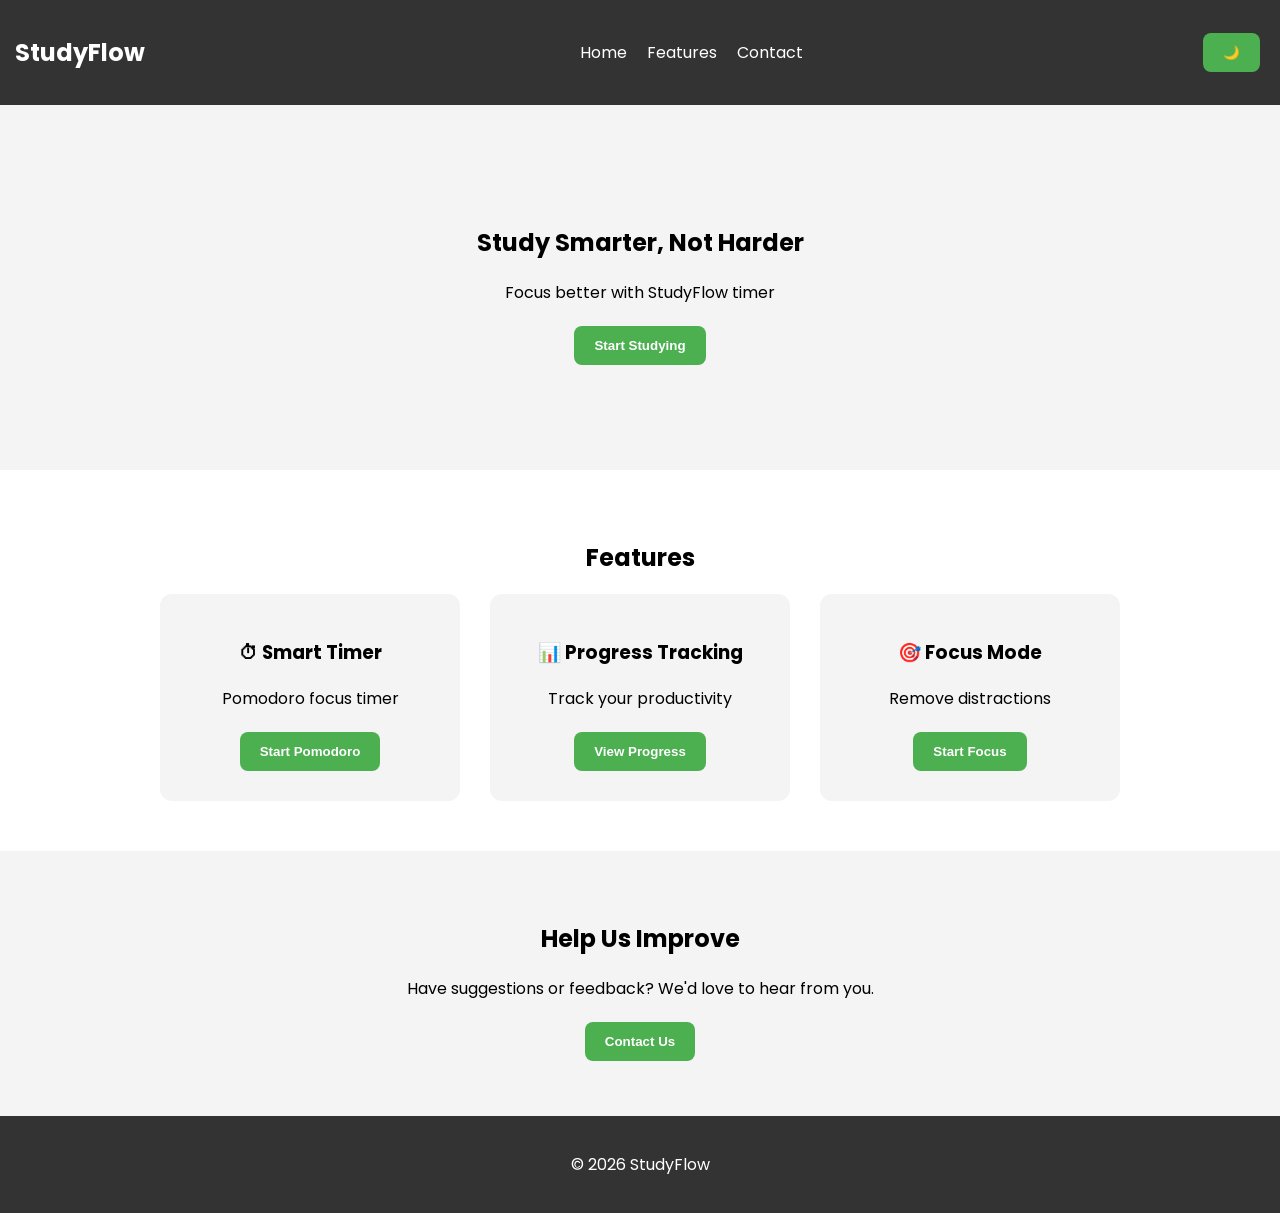
<file: index.html>
<!DOCTYPE html>

<html lang="en">
<head>

<meta charset="UTF-8">
<meta name="viewport" content="width=device-width, initial-scale=1.0">

<title>StudyFlow</title>

<link rel="stylesheet" href="style.css">

<link href="https://fonts.googleapis.com/css2?family=Poppins&display=swap" rel="stylesheet">

</head>

<body>

<header>

<nav>

<h2 class="logo">StudyFlow</h2>

<ul class="nav-links">

<li><a href="./index.html">Home</a></li>
<li><a href="./features.html">Features</a></li>
<li><a href="./contact.html">Contact</a></li>

</ul>

<button id="darkMode">🌙</button>

</nav>

</header>

<section id="home">

<h1>Study Smarter, Not Harder</h1>

<p>Focus better with StudyFlow timer</p>

<button id="startBtn">Start Studying</button>

</section>

<section id="features">

<h2>Features</h2>

<div class="features-container">

<div class="feature">
<h3>⏱ Smart Timer</h3>
<p>Pomodoro focus timer</p>

<button id="pomodoroBtn">Start Pomodoro</button>

</div>

<div class="feature">
<h3>📊 Progress Tracking</h3>
<p>Track your productivity</p>

<button id="progressBtn">View Progress</button>

</div>

<div class="feature">
<h3>🎯 Focus Mode</h3>
<p>Remove distractions</p>

<button id="focusBtn">Start Focus</button>

</div>

</div>

</section>

<section id="contact">

<h2>Help Us Improve</h2>

<p>Have suggestions or feedback? We'd love to hear from you.</p>

<button onclick="window.location.href='contact.html'">
Contact Us
</button>

</section>

<footer>

<p>© 2026 StudyFlow</p>

</footer>

<script src="script.js"></script>

</body>

</html>
</file>
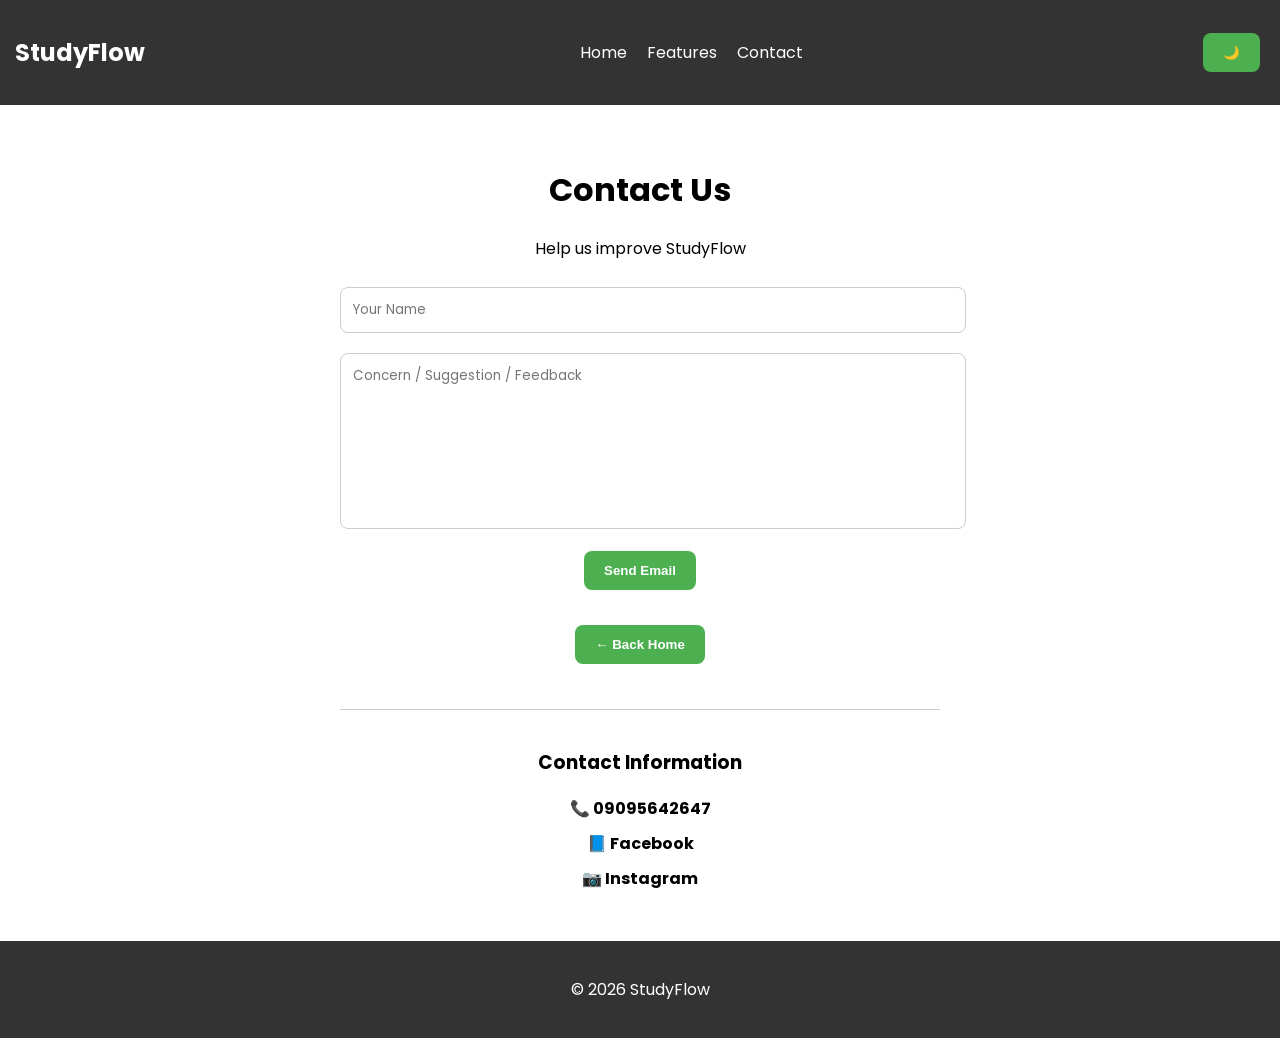
<file: contact.html>
<!DOCTYPE html>

<html lang="en">

<head>

<meta charset="UTF-8">
<meta name="viewport" content="width=device-width, initial-scale=1.0">

<title>Contact Us - StudyFlow</title>

<link rel="stylesheet" href="style.css">

<link href="https://fonts.googleapis.com/css2?family=Poppins&display=swap" rel="stylesheet">

<style>

.contact-container{
max-width:600px;
margin:auto;
padding:40px;
text-align:center;
}

.contact-container input,
.contact-container textarea{
width:100%;
padding:12px;
margin:10px 0;
border-radius:8px;
border:1px solid #ccc;
font-family:'Poppins', sans-serif;
}

.contact-container textarea{
height:150px;
resize:none;
}

.contact-info{
margin-top:40px;
padding-top:20px;
border-top:1px solid #ccc;
}

.contact-info a{
display:block;
margin:10px 0;
text-decoration:none;
font-weight:bold;
}

.dark .contact-container input,
.dark .contact-container textarea{
background:#1e1e1e;
color:white;
border:1px solid #333;
}

</style>

</head>

<body>

<header>

<nav>

<h2 class="logo">StudyFlow</h2>

<ul class="nav-links">
<li><a href="index.html">Home</a></li>
<li><a href="features.html">Features</a></li>
<li><a href="contact.html">Contact</a></li>
</ul>

<button id="darkMode">🌙</button>

</nav>

</header>

<div class="contact-container">

<h1>Contact Us</h1>

<p>Help us improve StudyFlow</p>

<form 
action="https://formsubmit.co/triciasapitula05@gmail.com" 
method="POST">

<input
type="text"
name="name"
placeholder="Your Name"
required

>

<textarea 
name="message"
placeholder="Concern / Suggestion / Feedback"
required
></textarea>

<button type="submit">Send Email</button>

</form>

<br>

<button onclick="window.location.href='index.html'">
← Back Home
</button>

<div class="contact-info">

<h3>Contact Information</h3>

<a href="tel:09095642647">
📞 09095642647
</a>

<a href="https://www.facebook.com/Triciaaa05/" target="_blank">
📘 Facebook
</a>

<a href="https://www.instagram.com/notyour.tricia?igsh=ZXM1cng1c2g5ZTJi&utm_source=qr" target="_blank">
📷 Instagram
</a>

</div>

</div>

<footer>

<p>© 2026 StudyFlow</p>

</footer>

<script src="script.js"></script>

</body>

</html>
</file>
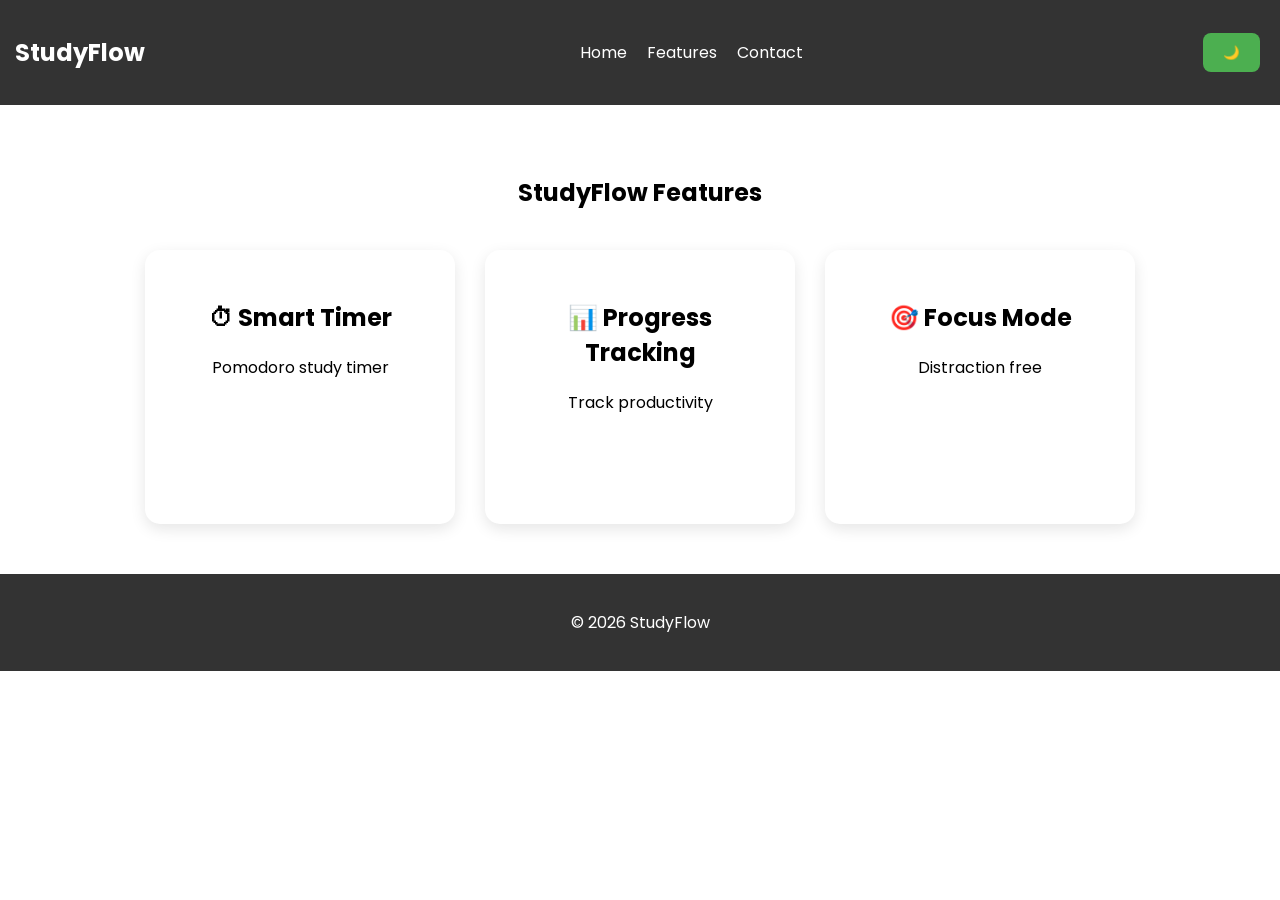
<file: features.html>
<!DOCTYPE html>

<html lang="en">

<head>

<meta charset="UTF-8">
<meta name="viewport" content="width=device-width, initial-scale=1.0">

<title>StudyFlow Features</title>

<link rel="stylesheet" href="style.css">

<link href="https://fonts.googleapis.com/css2?family=Poppins&display=swap" rel="stylesheet">

</head>

<body>

<header>

<nav>

<h2 class="logo">StudyFlow</h2>

<ul class="nav-links">
<li><a href="index.html">Home</a></li>
<li><a href="features.html">Features</a></li>
<li><a href="contact.html">Contact</a></li>
</ul>

<button id="darkMode">🌙</button>

</nav>

</header>

<section class="features-page">

<h1>StudyFlow Features</h1>

<div class="feature-cards">

<a href="pomodoro.html" class="feature-card">
<h2>⏱ Smart Timer</h2>
<p class="short">Pomodoro study timer</p>

<div class="details">
Pomodoro timer helps you focus for 10–30 minutes.
Includes break timer, pause, and music support.
</div>

</a>

<a href="progress.html" class="feature-card">
<h2>📊 Progress Tracking</h2>
<p class="short">Track productivity</p>

<div class="details">
Track how long you studied today.
Monitor your daily and weekly focus sessions.
</div>

</a>

<a href="focus.html" class="feature-card">
<h2>🎯 Focus Mode</h2>
<p class="short">Distraction free</p>

<div class="details">
Focus mode removes distractions.
Includes relaxing music and clean interface.
</div>

</a>

</div>

</section>

<footer>

<p>© 2026 StudyFlow</p>

</footer>

<script src="script.js"></script>

</body>

</html>
</file>
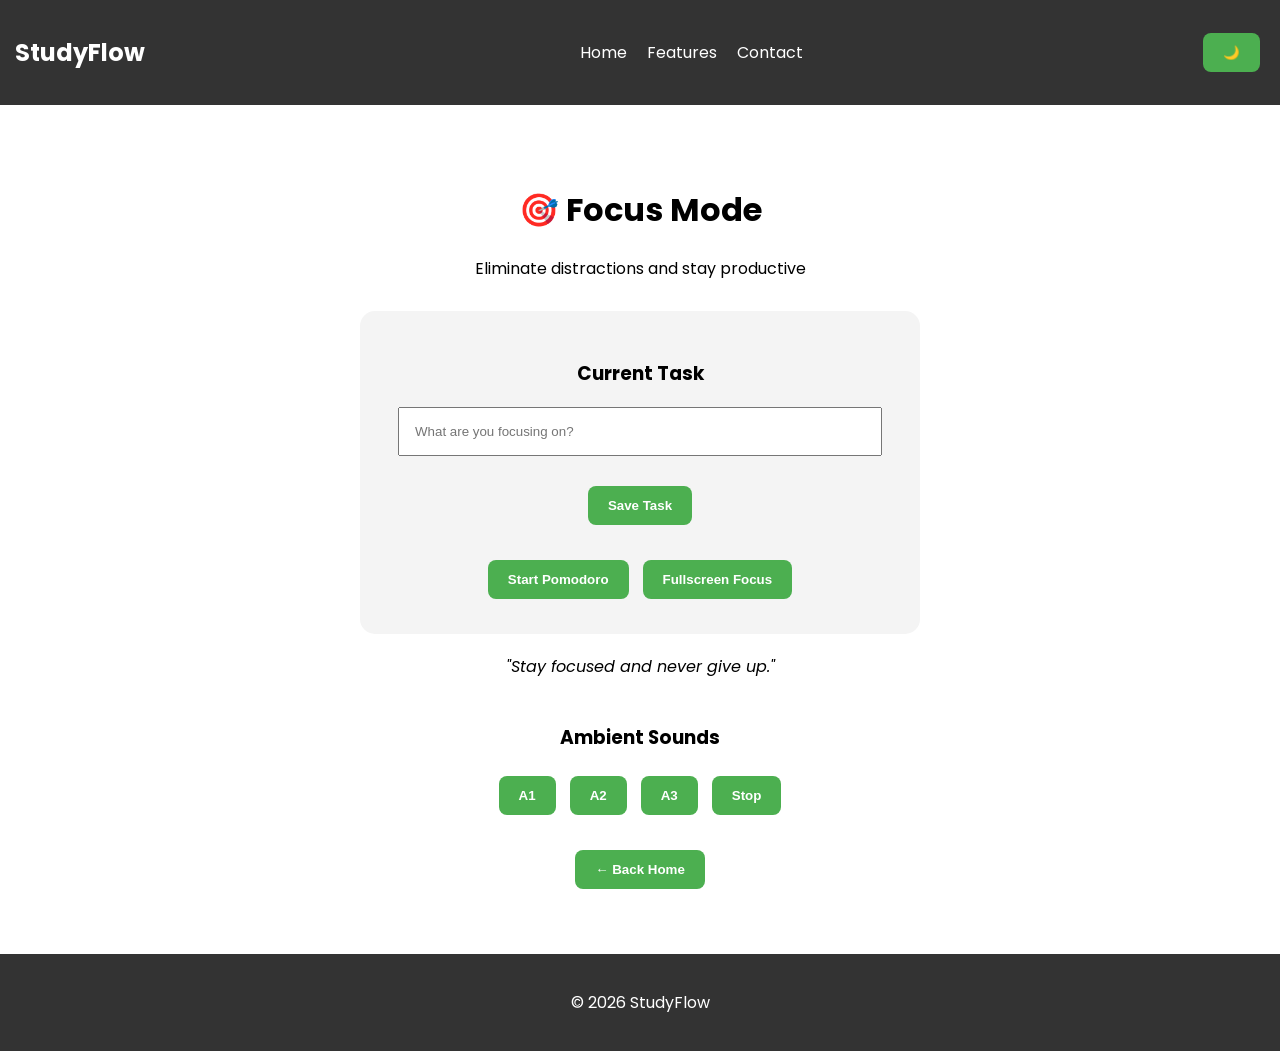
<file: focus.html>
<!DOCTYPE html>

<html lang="en">

<head>

<meta charset="UTF-8">
<meta name="viewport" content="width=device-width, initial-scale=1.0">

<title>Focus Mode</title>

<link rel="stylesheet" href="style.css">

<link href="https://fonts.googleapis.com/css2?family=Poppins&display=swap" rel="stylesheet">

<style>

.focus-container{
text-align:center;
padding:60px;
}

.focus-box{
background:#f4f4f4;
padding:30px;
border-radius:15px;
max-width:500px;
margin:auto;
margin-top:30px;
}

.quote{
font-style:italic;
margin-top:20px;
}

.music-buttons button{
margin:5px;
}

.dark .focus-box{
background:#1e1e1e;
}

</style>

</head>

<body>

<header>

<nav>

<h2 class="logo">StudyFlow</h2>

<ul class="nav-links">
<li><a href="index.html">Home</a></li>
<li><a href="features.html">Features</a></li>
<li><a href="contact.html">Contact</a></li>
</ul>

<button id="darkMode">🌙</button>

</nav>

</header>

<div class="focus-container">

<h1>🎯 Focus Mode</h1>

<p>Eliminate distractions and stay productive</p>

<div class="focus-box">

<h3>Current Task</h3>

<input
type="text"
id="task"
placeholder="What are you focusing on?"
style="width:90%; padding:15px;"

>

<br><br>

<button onclick="saveTask()">
Save Task
</button>

<br><br>

<button onclick="goPomodoro()">
Start Pomodoro
</button>

<button onclick="toggleFullscreen()">
Fullscreen Focus
</button>

</div>

<div class="quote" id="quote">
"Stay focused and never give up."
</div>

<br>

<h3>Ambient Sounds</h3>

<div class="music-buttons">

<button onclick="playSound('A1')">A1</button> <button onclick="playSound('A2')">A2</button> <button onclick="playSound('A3')">A3</button> <button onclick="stopSound()">Stop</button>

</div>

<br>

<button onclick="window.location.href='index.html'">
← Back Home
</button>

</div>

<footer>

<p>© 2026 StudyFlow</p>

</footer>

<audio id="A1" loop>
<source src="https://www.soundhelix.com/examples/mp3/SoundHelix-Song-1.mp3">
</audio>

<audio id="A2" loop>
<source src="https://www.soundhelix.com/examples/mp3/SoundHelix-Song-2.mp3">
</audio>

<audio id="A3" loop>
<source src="https://www.soundhelix.com/examples/mp3/SoundHelix-Song-3.mp3">
</audio>

<script src="script.js"></script>

<script>

if(localStorage.getItem("darkMode") === "enabled"){
document.body.classList.add("dark");
}

function goPomodoro(){
window.location.href="pomodoro.html";
}

function toggleFullscreen(){

if(!document.fullscreenElement){
document.documentElement.requestFullscreen();
}else{
document.exitFullscreen();
}

}

function playSound(type){

stopSound();
document.getElementById(type).play();

}

function stopSound(){

document.getElementById("A1").pause();
document.getElementById("A2").pause();
document.getElementById("A3").pause();

}

function saveTask(){

let task = document.getElementById("task").value;

if(task === "") return;

let tasks = JSON.parse(localStorage.getItem("tasks")) || [];

tasks.push({
text: task,
done:false
});

localStorage.setItem("tasks", JSON.stringify(tasks));

alert("Task added to Progress Page!");

document.getElementById("task").value = "";

}

const quotes = [

"Focus on one thing at a time.",
"Small progress is still progress.",
"Stay consistent.",
"Discipline beats motivation.",
"You got this! I'm proud of your progress.",
"Your future self will thank you."

];

setInterval(()=>{

let random = Math.floor(Math.random()*quotes.length);
document.getElementById("quote").innerText = quotes[random];

},8000);

</script>

</body>

</html>
</file>
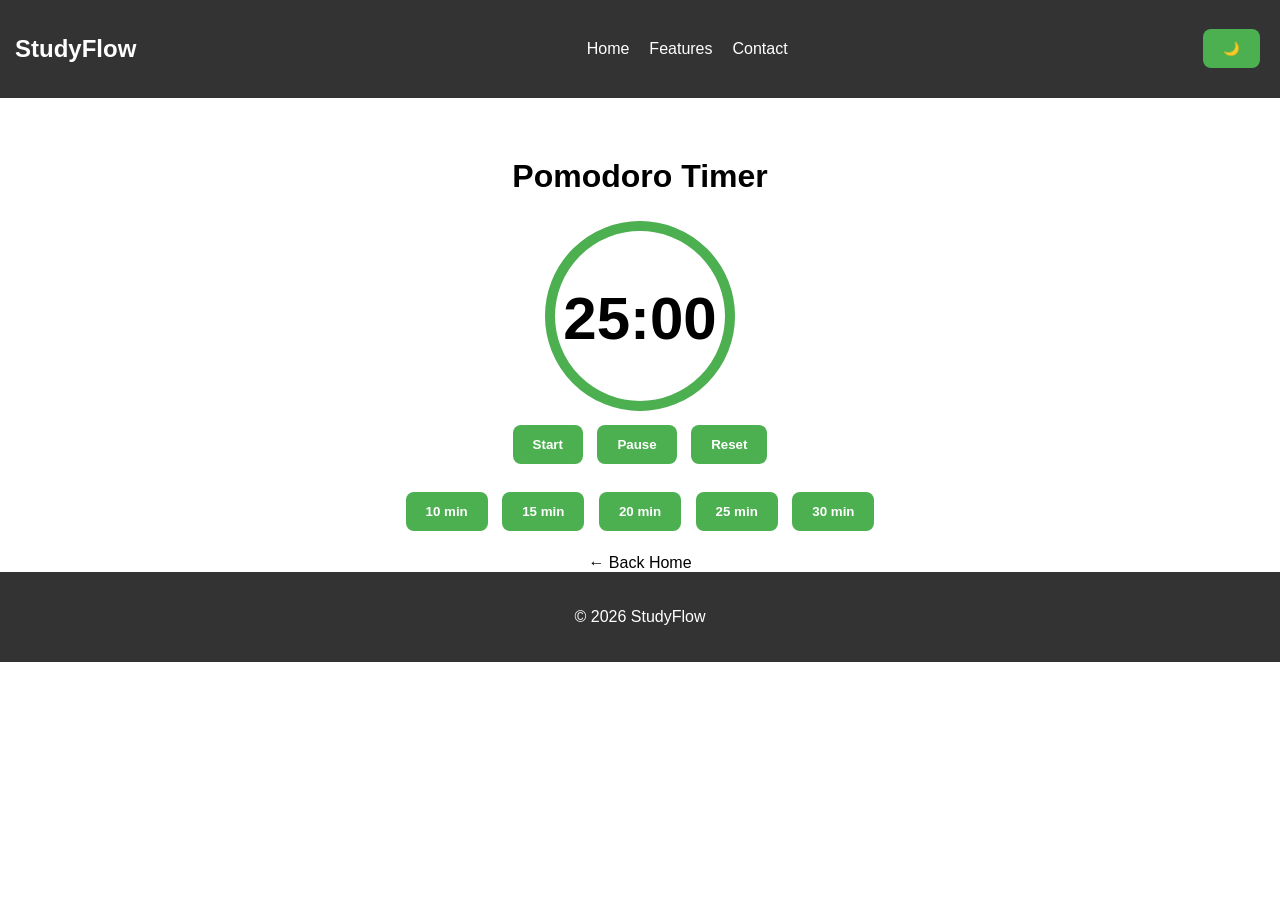
<file: pomodoro.html>
<!DOCTYPE html>

<html lang="en">

<head>

<meta charset="UTF-8">
<meta name="viewport" content="width=device-width, initial-scale=1.0">

<title>StudyFlow Timer</title>

<link rel="stylesheet" href="style.css">

<style>

.timer-container{
text-align:center;
margin-top:60px;
}

#timer{
font-size:60px;
margin:20px;
}

</style>

</head>

<body>

<header>

<nav>

<h2 class="logo">StudyFlow</h2>

<ul class="nav-links">

<li><a href="index.html">Home</a></li>
<li><a href="features.html">Features</a></li>
<li><a href="contact.html">Contact</a></li>

</ul>

<button id="darkMode">🌙</button>

</nav>

</header>

<div class="timer-container">

<h1>Pomodoro Timer</h1>

<div class="circle">

<svg width="200" height="200">

<circle
cx="100"
cy="100"
r="90"
stroke="#eee"
stroke-width="10"
fill="none"
/>

<circle
id="progress"
cx="100"
cy="100"
r="90"
stroke="#4CAF50"
stroke-width="10"
fill="none"
stroke-dasharray="565"
stroke-dashoffset="0"
/>

</svg>

<div id="timer">25:00</div>

</div>

<button onclick="startTimer()">Start</button> <button onclick="pauseTimer()">Pause</button> <button onclick="resetTimer()">Reset</button>

<br><br>

<button onclick="setTime(10)">10 min</button> <button onclick="setTime(15)">15 min</button> <button onclick="setTime(20)">20 min</button> <button onclick="setTime(25)">25 min</button> <button onclick="setTime(30)">30 min</button>

<br><br>

<a href="./index.html">← Back Home</a>

</div>

<footer>

<p>© 2026 StudyFlow</p>

</footer>

<script src="script.js"></script>

<script>

document.addEventListener("DOMContentLoaded", function(){

if(localStorage.getItem("darkMode") === "enabled"){
document.body.classList.add("dark");
}

let time = 1500;
let totalTime = 1500;
let timer;
let isRunning = false;

function updateDisplay(){

let minutes = Math.floor(time/60);
let seconds = time % 60;

seconds = seconds < 10 ? "0" + seconds : seconds;

document.getElementById("timer").innerHTML =
minutes + ":" + seconds;

let progress = document.getElementById("progress");

if(progress){
let percent = time / totalTime;
progress.style.strokeDashoffset = 565 - (565 * percent);
}

}

window.startTimer = function(){

if(isRunning) return;

isRunning = true;

timer = setInterval(function(){

time--;
updateDisplay();

if(time < 0){
clearInterval(timer);
isRunning = false;
alert("Time's up! Take a break!");

let minutesDone = totalTime / 60;
let saved = parseInt(localStorage.getItem("minutes")) || 0;

localStorage.setItem("minutes", saved + minutesDone);

startBreak();
}

},1000)

}

window.pauseTimer = function(){
clearInterval(timer);
isRunning = false;
}

window.resetTimer = function(){

clearInterval(timer);
isRunning = false;

time = 1500;
totalTime = 1500;

updateDisplay();
}

window.setTime = function(minutes){

clearInterval(timer);
isRunning = false;

time = minutes * 60;
totalTime = minutes * 60;

updateDisplay();
}

function startBreak(){

time = 300;
totalTime = 300;

timer = setInterval(function(){

time--;
updateDisplay();

if(time < 0){
clearInterval(timer);
alert("Break finished!");
resetTimer();
}

},1000)

}

updateDisplay();

});

</script>

</body>

</html>
</file>
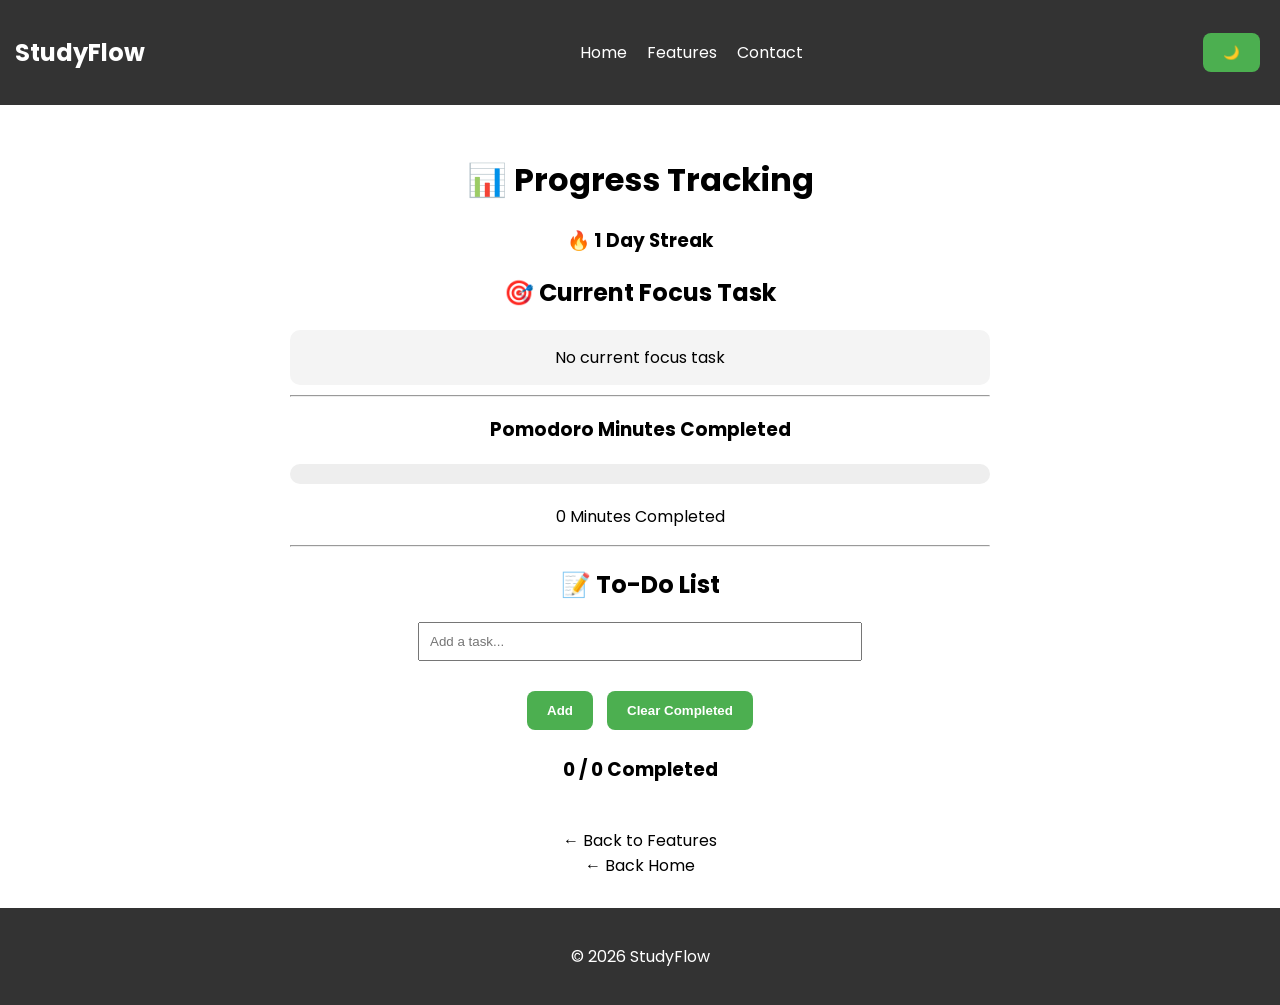
<file: progress.html>
<!DOCTYPE html>

<html lang="en">

<head>

<meta charset="UTF-8">
<meta name="viewport" content="width=device-width, initial-scale=1.0">

<title>StudyFlow Progress</title>

<link rel="stylesheet" href="style.css">

<link href="https://fonts.googleapis.com/css2?family=Poppins&display=swap" rel="stylesheet">

<style>

.progress-container{
max-width:700px;
margin:auto;
padding:30px;
text-align:center;
}

.todo-input{
padding:10px;
width:60%;
}

.todo-list{
margin-top:20px;
text-align:left;
}

.progress-bar{
background:#eee;
height:20px;
border-radius:10px;
overflow:hidden;
margin:20px 0;
}

.progress-fill{
background:#4CAF50;
height:100%;
width:0%;
transition:0.5s;
}

</style>

</head>

<body>

<header>

<nav>

<h2 class="logo">StudyFlow</h2>

<ul class="nav-links">
<li><a href="index.html">Home</a></li>
<li><a href="features.html">Features</a></li>
<li><a href="contact.html">Contact</a></li>
</ul>

<button id="darkMode">🌙</button>

</nav>

</header>

<div class="progress-container">

<h1>📊 Progress Tracking</h1>

<h3 id="streak">🔥 0 Day Streak</h3>

<h2>🎯 Current Focus Task</h2>

<div id="currentTaskBox">
No current focus task
</div>

<hr>

<h3>Pomodoro Minutes Completed</h3>

<div class="progress-bar">
<div class="progress-fill" id="progressFill"></div>
</div>

<p id="minutesDone">0 Minutes Completed</p>

<hr>

<h2>📝 To-Do List</h2>

<input type="text" id="taskInput" class="todo-input" placeholder="Add a task...">

<br><br>

<button onclick="addTask()">Add</button> <button onclick="clearCompleted()">Clear Completed</button>

<div class="todo-list" id="todoList"></div>

<h3 id="taskStats">0 / 0 Completed</h3>

<br>

<a href="features.html">← Back to Features</a> <br> <a href="index.html">← Back Home</a>

</div>

<footer>

<p>© 2026 StudyFlow</p>

</footer>

<script src="script.js"></script>

<script>

if(localStorage.getItem("darkMode") === "enabled"){
document.body.classList.add("dark");
}

let tasks = JSON.parse(localStorage.getItem("tasks")) || [];
let minutes = parseInt(localStorage.getItem("minutes")) || 0;
let streak = parseInt(localStorage.getItem("streak")) || 0;
let lastDate = localStorage.getItem("lastDate") || "";

function save(){
localStorage.setItem("tasks", JSON.stringify(tasks));
localStorage.setItem("minutes", minutes);
localStorage.setItem("streak", streak);
localStorage.setItem("lastDate", lastDate);
}

function checkStreak(){

let today = new Date().toDateString();

if(lastDate !== today){

if(lastDate === new Date(Date.now()-86400000).toDateString()){
streak++;
}else{
streak = 1;
}

lastDate = today;
save();

}

document.getElementById("streak").innerHTML =
"🔥 " + streak + " Day Streak";

}

function addTask(){

let input = document.getElementById("taskInput");

if(input.value === "") return;

tasks.push({
text: input.value,
done:false
});

input.value="";

save();
render();

}

function toggleTask(index){

tasks[index].done = !tasks[index].done;

save();
render();

}

function deleteTask(index){

tasks.splice(index,1);

save();
render();

}

function clearCompleted(){

tasks = tasks.filter(task => !task.done);

save();
render();

}

function render(){

let list = document.getElementById("todoList");

list.innerHTML = "";

let completed = 0;

tasks.forEach((task,index)=>{

if(task.done) completed++;

list.innerHTML += `

<div class="todo-item">

<label>
<input type="checkbox" ${task.done ? "checked" : ""} 
onclick="toggleTask(${index})">

${task.text}

</label>

<button onclick="deleteTask(${index})">❌</button>

</div>

`;

});

document.getElementById("taskStats").innerHTML =
completed + " / " + tasks.length + " Completed";

updateProgress();
showCurrentTask();

}

function updateProgress(){

document.getElementById("minutesDone").innerHTML =
minutes + " Minutes Completed";

let percent = (minutes / 300) * 100;

document.getElementById("progressFill").style.width =
percent + "%";

}

function addPomodoro(minutesDone){

minutes += minutesDone;

save();
updateProgress();
checkStreak();

}

function showCurrentTask(){

let current = tasks.find(task => !task.done);

if(current){
document.getElementById("currentTaskBox").innerHTML =
"<strong>" + current.text + "</strong>";
}else{
document.getElementById("currentTaskBox").innerHTML =
"No current focus task";
}

}

checkStreak();
render();

</script>

</body>

</html>
</file>
<file: style.css>
/* ======================
GENERAL
====================== */

body{
margin:0;
font-family:'Poppins', sans-serif;
background:white;
color:black;
transition:0.3s ease;
}

a{
text-decoration:none;
color:inherit;
}

/* ======================
HEADER
====================== */

header{
background:#333;
color:white;
padding:15px;
}

nav{
display:flex;
justify-content:space-between;
align-items:center;
}

.nav-links{
display:flex;
gap:20px;
list-style:none;
}

.nav-links a{
color:white;
}

/* ======================
BUTTONS
====================== */

button{
padding:12px 20px;
border:none;
border-radius:8px;
cursor:pointer;
font-weight:bold;
margin:5px;
transition:0.3s;
background:#4CAF50;
color:white;
}

button:hover{
transform:scale(1.05);
box-shadow:0 5px 15px rgba(0,0,0,0.2);
}

/* ======================
HOME SECTION
====================== */

#home{
text-align:center;
padding:100px;
background:#f4f4f4;
}

/* ======================
FEATURES
====================== */

#features{
padding:50px;
text-align:center;
}

.features-container{
display:flex;
justify-content:center;
gap:30px;
flex-wrap:wrap;
}

.feature{
background:#f4f4f4;
padding:25px;
width:250px;
border-radius:12px;
transition:0.3s;
cursor:pointer;
}

.feature:hover{
transform:scale(1.05);
box-shadow:0 8px 20px rgba(0,0,0,0.15);
}

/* ======================
FEATURES PAGE
====================== */

.features-page{
text-align:center;
padding:50px;
}

.feature-cards{
display:flex;
justify-content:center;
gap:30px;
margin-top:40px;
flex-wrap:wrap;
}

.feature-card{
background:white;
padding:30px;
width:250px;
border-radius:15px;
color:black;
transition:0.35s ease;
box-shadow:0 5px 15px rgba(0,0,0,0.1);
cursor:pointer;
}

.feature-card:hover{
transform:translateY(-8px) scale(1.05);
box-shadow:0 15px 30px rgba(0,0,0,0.15);
}

.details{
opacity:0;
margin-top:10px;
transition:0.3s ease;
font-size:14px;
}

.feature-card:hover .details{
opacity:1;
}

.feature-card:hover .short{
opacity:0;
}

/* ======================
PROGRESS PAGE
====================== */

.progress-container{
max-width:700px;
margin:auto;
padding:30px;
text-align:center;
}

.todo-item{
display:flex;
justify-content:space-between;
padding:10px;
background:#f4f4f4;
margin:5px 0;
border-radius:8px;
}

#currentTaskBox{
background:#f4f4f4;
padding:15px;
border-radius:10px;
margin:10px 0;
}

/* ======================
POMODORO TIMER
====================== */

.circle{
position:relative;
width:200px;
margin:auto;
}

.circle svg{
transform:rotate(-90deg);
}

#timer{
position:absolute;
top:40%;
left:40%;
transform:translate(-50%,-50%);
font-size:30px;
font-weight:bold;
}

/* ======================
CONTACT
====================== */

#contact{
text-align:center;
padding:50px;
background:#f4f4f4;
}

/* ======================
FOOTER
====================== */

footer{
background:#333;
color:white;
text-align:center;
padding:20px;
}

/* ======================
DARK MODE
====================== */

.dark{
background:#121212;
color:white;
}

.dark header{
background:#1a1a1a;
}

.dark h1,
.dark h2,
.dark h3{
color: rgb(255, 133, 133);
}

.dark #home{
background:#181818;
}

.dark #contact{
background:#181818;
}

.dark .feature{
background:#1e1e1e;
color:white;
border:1px solid #333;
}

.dark .feature-card{
background:#1e1e1e;
color:white;
border:1px solid #333;
}

.dark .todo-item{
background:#1e1e1e;
color:white;
}

.dark #currentTaskBox{
background:#1e1e1e;
color:white;
}

.dark button{
background:#2a2a2a;
color:white;
}

.dark .progress-bar{
background:#333;
}

.dark .progress-fill{
background: rgb(255, 133, 133);
}

.dark #progress{
stroke: rgb(255, 133, 133);
}

.dark .logo{
color: rgb(255, 133, 133);
}

/* ======================
RESPONSIVE
====================== */

@media(max-width:768px){

.features-container{
flex-direction:column;
align-items:center;
}

.nav-links{
flex-direction:column;
}

#home{
padding:60px;
}

}
</file>
